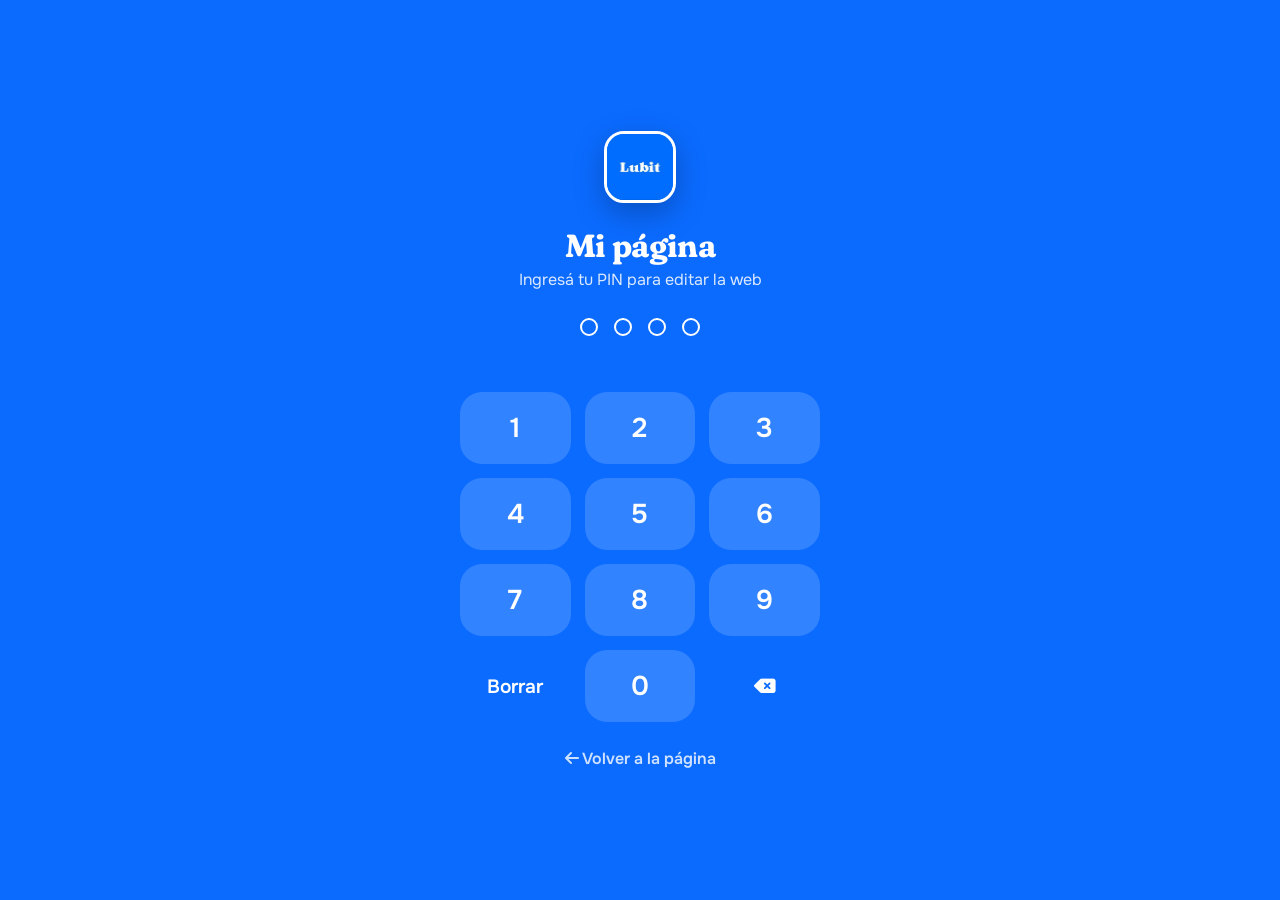
<file: admin.html>
<!DOCTYPE html>
<html lang="es">
<head>
  <meta charset="UTF-8" />
  <meta name="viewport" content="width=device-width, initial-scale=1, viewport-fit=cover" />
  <meta name="theme-color" content="#0b1530" />
  <meta name="robots" content="noindex" />
  <title>Mi página · Lubit</title>
  <link rel="icon" type="image/jpeg" href="logo.jpeg" />
  <link rel="preconnect" href="https://fonts.googleapis.com" />
  <link rel="preconnect" href="https://fonts.gstatic.com" crossorigin />
  <link href="https://fonts.googleapis.com/css2?family=Fraunces:opsz,wght,SOFT@9..144,700..900,100&family=Onest:wght@400;500;600;700&display=swap" rel="stylesheet" />
  <link rel="stylesheet" href="https://cdnjs.cloudflare.com/ajax/libs/font-awesome/6.5.0/css/all.min.css" />
  <style>
    *, *::before, *::after { box-sizing: border-box; margin: 0; padding: 0; }
    :root {
      --blue: #0b6bff; --blue-deep: #0452cf; --blue-soft: #e6efff;
      --ink: #0b1530; --cream: #f7f4ee; --line: #e7e3da; --muted: #5b6478; --text: #18203a;
      --lime: #d8ff3e; --wa: #1fae5b; --red: #e0503c; --red-soft: #fdecea;
      --display: 'Fraunces', Georgia, serif; --body: 'Onest', system-ui, sans-serif;
    }
    [hidden] { display: none !important; }
    html { -webkit-text-size-adjust: 100%; }
    body { font-family: var(--body); background: var(--cream); color: var(--text); min-height: 100vh; font-size: 16px; }
    button, input, select, textarea { font: inherit; color: inherit; }
    button { cursor: pointer; }
    h1, h2, h3 { font-family: var(--display); font-variation-settings: 'SOFT' 100; color: var(--ink); letter-spacing: -.02em; line-height: 1.1; }

    /* ---------- PIN ---------- */
    #pinScreen { min-height: 100vh; min-height: 100dvh; display: grid; place-items: center; background: var(--blue); padding: 24px; }
    .pin-card { width: 100%; max-width: 360px; text-align: center; color: #fff; }
    .pin-card img { width: 72px; height: 72px; border-radius: 20px; margin: 0 auto 20px; box-shadow: 0 10px 30px rgba(0,0,0,.25); border: 3px solid #fff; }
    .pin-card h1 { color: #fff; font-size: 2rem; margin-bottom: 6px; }
    .pin-card p { opacity: .85; margin-bottom: 28px; }
    .pin-dots { display: flex; justify-content: center; gap: 16px; margin-bottom: 14px; }
    .pin-dots span { width: 18px; height: 18px; border-radius: 50%; border: 2.5px solid #fff; transition: background .15s, transform .15s; }
    .pin-dots span.on { background: #fff; transform: scale(1.1); }
    .pin-dots.shake { animation: shake .4s; }
    @keyframes shake { 20%, 60% { transform: translateX(-10px); } 40%, 80% { transform: translateX(10px); } }
    .pin-msg { min-height: 24px; font-weight: 600; margin-bottom: 18px; color: var(--lime); }
    .keypad { display: grid; grid-template-columns: repeat(3, 1fr); gap: 14px; }
    .keypad button {
      height: 72px; border-radius: 22px; border: 0; background: rgba(255,255,255,.16); color: #fff;
      font-size: 1.7rem; font-weight: 600; transition: background .1s, transform .1s;
      -webkit-tap-highlight-color: transparent;
    }
    .keypad button:active { background: rgba(255,255,255,.34); transform: scale(.95); }
    .keypad .k-muted { background: transparent; font-size: 1.2rem; }
    .pin-back { display: inline-block; margin-top: 26px; color: #fff; opacity: .8; font-weight: 600; text-decoration: none; }

    /* ---------- Panel ---------- */
    #panel { padding-bottom: 120px; }
    .top {
      position: sticky; top: 0; z-index: 30; background: var(--ink); color: #fff;
      padding: 12px 16px; padding-top: max(12px, env(safe-area-inset-top));
      display: flex; align-items: center; gap: 12px;
    }
    .top img { width: 36px; height: 36px; border-radius: 10px; }
    .top .t-title { font-weight: 700; flex: 1; min-width: 0; }
    .top .t-title small { display: block; font-weight: 500; opacity: .7; font-size: .78rem; }
    .top a, .top button.t-btn {
      background: rgba(255,255,255,.12); color: #fff; border: 0; border-radius: 999px;
      padding: 9px 14px; font-weight: 600; font-size: .88rem; text-decoration: none; display: inline-flex; gap: 8px; align-items: center;
    }
    .back-btn { background: rgba(255,255,255,.12); border: 0; color: #fff; width: 40px; height: 40px; border-radius: 12px; font-size: 1rem; }

    .wrap { max-width: 760px; margin: 0 auto; padding: 22px 16px; }
    .hello h1 { font-size: 2rem; margin-bottom: 6px; }
    .hello p { color: var(--muted); margin-bottom: 22px; }

    .tiles { display: grid; grid-template-columns: repeat(2, 1fr); gap: 12px; }
    .tile {
      background: #fff; border: 1px solid var(--line); border-radius: 22px; padding: 18px; text-align: left;
      display: flex; flex-direction: column; gap: 12px; min-height: 140px; transition: transform .15s, box-shadow .15s;
    }
    .tile:active { transform: scale(.98); }
    .tile:hover { box-shadow: 0 10px 30px -12px rgba(11,21,48,.3); }
    .tile i { width: 48px; height: 48px; border-radius: 14px; display: grid; place-items: center; font-size: 1.25rem; background: var(--blue-soft); color: var(--blue); }
    .tile.main { grid-column: 1 / -1; background: var(--blue); color: #fff; border-color: var(--blue); min-height: 0; flex-direction: row; align-items: center; }
    .tile.main i { background: rgba(255,255,255,.18); color: #fff; }
    .tile.main strong { color: #fff; }
    .tile.main span { color: rgba(255,255,255,.85); }
    .tile strong { font-size: 1.1rem; color: var(--ink); display: block; }
    .tile span { font-size: .88rem; color: var(--muted); }

    .view-head { margin-bottom: 18px; }
    .view-head h2 { font-size: 1.8rem; }
    .view-head p { color: var(--muted); margin-top: 6px; }

    .card { background: #fff; border: 1px solid var(--line); border-radius: 20px; padding: 18px; margin-bottom: 12px; }
    .field { display: grid; gap: 7px; margin-bottom: 16px; }
    .field:last-child { margin-bottom: 0; }
    .field label, .label { font-weight: 700; font-size: .95rem; color: var(--ink); }
    .field small, .hint { color: var(--muted); font-size: .84rem; font-weight: 500; }
    .field input, .field textarea, .field select {
      width: 100%; padding: 14px 16px; border-radius: 14px; border: 2px solid var(--line); background: var(--cream);
      font-size: 1rem; transition: border-color .15s, background .15s;
    }
    .field textarea { min-height: 96px; resize: vertical; line-height: 1.5; }
    .field input:focus, .field textarea:focus, .field select:focus { outline: none; border-color: var(--blue); background: #fff; }
    .row2 { display: grid; grid-template-columns: 1fr 1fr; gap: 12px; }

    .chips { display: flex; flex-wrap: wrap; gap: 8px; }
    .chips button {
      padding: 10px 16px; border-radius: 999px; border: 2px solid var(--line); background: #fff; font-weight: 600; font-size: .95rem;
    }
    .chips button.on { background: var(--ink); border-color: var(--ink); color: #fff; }

    .add-btn {
      width: 100%; padding: 18px; border-radius: 20px; border: 2.5px dashed #b9cdf3; background: transparent;
      color: var(--blue); font-weight: 700; font-size: 1.05rem; display: flex; align-items: center; justify-content: center; gap: 10px;
    }
    .add-btn:active { background: var(--blue-soft); }
    .add-btn.big { background: var(--blue); color: #fff; border: 0; padding: 20px; margin-bottom: 16px; box-shadow: 0 10px 24px -10px rgba(11,107,255,.7); }

    .del-btn { background: none; border: 0; color: var(--red); font-weight: 700; display: inline-flex; gap: 8px; align-items: center; padding: 8px 0; }

    /* Lista de celulares */
    .p-row { display: flex; align-items: center; gap: 14px; background: #fff; border: 1px solid var(--line); border-radius: 20px; padding: 12px; margin-bottom: 10px; }
    .p-thumb { width: 68px; height: 68px; border-radius: 14px; object-fit: cover; background: #eef1f7; flex-shrink: 0; display: grid; place-items: center; color: #b4bdd2; font-size: 1.6rem; overflow: hidden; }
    .p-thumb img { width: 100%; height: 100%; object-fit: cover; }
    .p-info { flex: 1; min-width: 0; text-align: left; background: none; border: 0; padding: 0; }
    .p-info strong { display: block; color: var(--ink); font-size: 1.05rem; white-space: nowrap; overflow: hidden; text-overflow: ellipsis; }
    .p-info span { color: var(--muted); font-size: .9rem; }
    .p-info .p-edit { color: var(--blue); font-weight: 700; font-size: .85rem; display: inline-flex; gap: 6px; align-items: center; margin-top: 2px; }
    .p-row.sold { opacity: .65; }

    /* Interruptor */
    .switch { display: flex; flex-direction: column; align-items: center; gap: 4px; background: none; border: 0; font-size: .72rem; font-weight: 700; color: var(--muted); flex-shrink: 0; }
    .switch .track { width: 52px; height: 30px; border-radius: 999px; background: var(--wa); position: relative; transition: background .2s; }
    .switch .track::after { content: ''; position: absolute; top: 3px; left: 25px; width: 24px; height: 24px; border-radius: 50%; background: #fff; transition: left .2s; box-shadow: 0 1px 3px rgba(0,0,0,.3); }
    .switch.off .track { background: #c4c9d6; }
    .switch.off .track::after { left: 3px; }

    /* Hoja de edición */
    .sheet { position: fixed; inset: 0; z-index: 40; background: var(--cream); overflow-y: auto; animation: up .25s ease; }
    @keyframes up { from { transform: translateY(30px); opacity: 0; } }
    .sheet-foot {
      position: sticky; bottom: 0; background: linear-gradient(180deg, rgba(247,244,238,0), var(--cream) 30%);
      padding: 20px 16px; padding-bottom: max(20px, env(safe-area-inset-bottom));
    }
    .sheet-foot .wrap { padding: 0; }

    /* Fotos */
    .photos { display: grid; grid-template-columns: repeat(3, 1fr); gap: 10px; }
    .ph { position: relative; aspect-ratio: 1; border-radius: 16px; overflow: hidden; background: #eef1f7; }
    .ph img { width: 100%; height: 100%; object-fit: cover; }
    .ph .ph-x, .ph .ph-star {
      position: absolute; top: 6px; width: 32px; height: 32px; border-radius: 50%; border: 0;
      background: rgba(11,21,48,.75); color: #fff; display: grid; place-items: center; font-size: .85rem;
    }
    .ph .ph-x { right: 6px; }
    .ph .ph-star { left: 6px; }
    .ph .ph-cover { position: absolute; left: 6px; bottom: 6px; background: var(--lime); color: var(--ink); font-size: .7rem; font-weight: 800; padding: 3px 8px; border-radius: 999px; }
    .ph .ph-load { position: absolute; inset: 0; background: rgba(11,21,48,.55); display: grid; place-items: center; color: #fff; font-size: 1.4rem; }
    .ph-add { aspect-ratio: 1; border-radius: 16px; border: 2.5px dashed #b9cdf3; background: #fff; color: var(--blue); display: flex; flex-direction: column; align-items: center; justify-content: center; gap: 6px; font-weight: 700; font-size: .85rem; }
    .ph-add i { font-size: 1.6rem; }

    .icons { display: flex; flex-wrap: wrap; gap: 8px; }
    .icons button { width: 48px; height: 48px; border-radius: 14px; border: 2px solid var(--line); background: #fff; color: var(--blue); font-size: 1.1rem; }
    .icons button.on { background: var(--blue); color: #fff; border-color: var(--blue); }

    .item-head { display: flex; align-items: center; justify-content: space-between; gap: 10px; margin-bottom: 14px; }
    .item-head strong { color: var(--ink); }

    /* Barra de guardar */
    .savebar {
      position: fixed; left: 12px; right: 12px; bottom: 12px; bottom: max(12px, env(safe-area-inset-bottom)); z-index: 35;
      max-width: 736px; margin: 0 auto; background: var(--ink); color: #fff; border-radius: 22px; padding: 12px 12px 12px 20px;
      display: flex; align-items: center; gap: 12px; box-shadow: 0 20px 50px -10px rgba(11,21,48,.5); animation: up .25s ease;
    }
    .savebar span { flex: 1; font-weight: 600; font-size: .95rem; }
    .btn-save { background: var(--wa); color: #fff; border: 0; border-radius: 16px; padding: 14px 22px; font-weight: 800; font-size: 1rem; display: inline-flex; gap: 8px; align-items: center; }
    .btn-save:disabled { opacity: .7; }
    .btn-done { width: 100%; background: var(--ink); color: #fff; border: 0; border-radius: 18px; padding: 18px; font-weight: 800; font-size: 1.05rem; }

    .toast {
      position: fixed; top: 16px; left: 50%; transform: translate(-50%, -120px); z-index: 100; transition: transform .3s ease;
      background: var(--ink); color: #fff; padding: 14px 20px; border-radius: 16px; font-weight: 600; max-width: calc(100% - 32px);
      display: flex; gap: 10px; align-items: center; box-shadow: 0 16px 40px -10px rgba(11,21,48,.5);
    }
    .toast.show { transform: translate(-50%, 0); }
    .toast.ok i { color: var(--lime); }
    .toast.err { background: var(--red); }

    .loading { text-align: center; padding: 60px 0; color: var(--muted); }
    .demo-banner { background: var(--lime); color: var(--ink); text-align: center; font-weight: 700; font-size: .85rem; padding: 8px 12px; }

    @media (max-width: 420px) {
      .row2 { grid-template-columns: 1fr; }
      .tile { min-height: 124px; padding: 16px; }
    }
  </style>
</head>
<body>

<!-- ================= PIN ================= -->
<section id="pinScreen">
  <div class="pin-card">
    <img src="logo.jpeg" alt="Lubit" />
    <h1>Mi página</h1>
    <p>Ingresá tu PIN para editar la web</p>
    <div class="pin-dots" id="pinDots"><span></span><span></span><span></span><span></span></div>
    <div class="pin-msg" id="pinMsg" role="alert"></div>
    <div class="keypad" id="keypad">
      <button data-k="1">1</button><button data-k="2">2</button><button data-k="3">3</button>
      <button data-k="4">4</button><button data-k="5">5</button><button data-k="6">6</button>
      <button data-k="7">7</button><button data-k="8">8</button><button data-k="9">9</button>
      <button class="k-muted" data-k="clear" aria-label="Borrar todo">Borrar</button>
      <button data-k="0">0</button>
      <button class="k-muted" data-k="back" aria-label="Borrar último"><i class="fa-solid fa-delete-left"></i></button>
    </div>
    <a class="pin-back" href="./"><i class="fa-solid fa-arrow-left"></i> Volver a la página</a>
  </div>
</section>

<!-- ================= PANEL ================= -->
<section id="panel" hidden>
  <div class="demo-banner" id="demoBanner" hidden>Modo prueba: los cambios no se guardan de verdad</div>
  <header class="top">
    <button class="back-btn" id="btnBack" hidden aria-label="Volver"><i class="fa-solid fa-arrow-left"></i></button>
    <img src="logo.jpeg" alt="" id="topLogo" />
    <div class="t-title" id="topTitle">Lubit<small>Panel de tu página</small></div>
    <a href="./" target="_blank" rel="noopener"><i class="fa-solid fa-eye"></i> <span>Ver página</span></a>
    <button class="t-btn" id="btnSalir" aria-label="Salir"><i class="fa-solid fa-right-from-bracket"></i></button>
  </header>
  <main class="wrap" id="view"><div class="loading"><i class="fa-solid fa-spinner fa-spin"></i> Cargando…</div></main>
</section>

<div class="savebar" id="savebar" hidden>
  <span><i class="fa-solid fa-circle-exclamation"></i> Tenés cambios sin guardar</span>
  <button class="btn-save" id="btnGuardar"><i class="fa-solid fa-check"></i> Guardar</button>
</div>

<div class="toast" id="toast"></div>
<input type="file" id="filePicker" accept="image/*" multiple hidden />

<script>
// =========================================================
// CONFIGURACIÓN
// =========================================================
// Dirección de la API: función de Supabase que pide solo el PIN.
// Los datos se guardan en la base (tabla lubit_sitio) y las fotos en el bucket "lubit".
const API = 'https://qpxqrtcceemdbbkdymjl.supabase.co/functions/v1/lubit-admin';
const SESION_KEY = 'lubit_sesion';
const PIN_LEN = 4;

const MARCAS = [['samsung', 'Samsung'], ['apple', 'Apple'], ['motorola', 'Motorola'], ['xiaomi', 'Xiaomi'], ['otro', 'Otra']];
const ESTADOS = ['Nuevo', 'Usado', 'Reacondicionado'];
const ETIQUETAS = [['', 'Ninguna'], ['Hot', '🔥 Más vendido'], ['Oferta', 'Oferta']];
const ICONOS = ['fa-solid fa-display', 'fa-solid fa-battery-full', 'fa-solid fa-plug', 'fa-solid fa-camera', 'fa-solid fa-droplet-slash',
  'fa-solid fa-microchip', 'fa-solid fa-volume-high', 'fa-solid fa-microphone', 'fa-solid fa-wifi', 'fa-solid fa-lock-open',
  'fa-solid fa-mobile-screen', 'fa-solid fa-screwdriver-wrench', 'fa-solid fa-hand-pointer', 'fa-solid fa-sim-card', 'fa-solid fa-tablet-screen-button'];

let sesion = null;
let datos = null;
let repo = 'joedev10/lubit', rama = 'master';
let sucio = false;
let demo = false;
let subiendo = 0;

const $ = s => document.querySelector(s);
const esc = s => String(s ?? '').replace(/[&<>"']/g, c => ({ '&': '&amp;', '<': '&lt;', '>': '&gt;', '"': '&quot;', "'": '&#39;' }[c]));

function toast(msg, tipo = 'ok') {
  const t = $('#toast');
  const ic = { ok: 'fa-circle-check', err: 'fa-circle-xmark', info: 'fa-circle-info' }[tipo];
  t.className = `toast ${tipo}`;
  t.innerHTML = `<i class="fa-solid ${ic}"></i> ${esc(msg)}`;
  requestAnimationFrame(() => t.classList.add('show'));
  clearTimeout(t._t);
  t._t = setTimeout(() => t.classList.remove('show'), tipo === 'err' ? 5000 : 3000);
}

// =========================================================
// API
// =========================================================
async function api(accion, extra = {}) {
  if (demo) return apiDemo(accion, extra);
  let res;
  try {
    res = await fetch(API, { method: 'POST', headers: { 'Content-Type': 'application/json' }, body: JSON.stringify({ accion, sesion, ...extra }) });
  } catch {
    throw new Error('Sin conexión. Revisá internet y probá de nuevo.');
  }
  // Probando en la compu sin la API: modo prueba
  const esJson = (res.headers.get('content-type') || '').includes('application/json');
  if (!esJson && /^(localhost|127\.0\.0\.1)$/.test(location.hostname)) { demo = true; return apiDemo(accion, extra); }
  const data = await res.json().catch(() => ({}));
  if (data.sesion === false) { cerrarSesion(); throw new Error(data.error); }
  if (!res.ok) throw new Error(data.error || 'Algo salió mal');
  return data;
}

async function apiDemo(accion, extra) {
  await new Promise(r => setTimeout(r, 350));
  if (accion === 'entrar') {
    if (extra.pin !== '1234') throw new Error('PIN incorrecto');
    return { sesion: 'demo', repo, rama };
  }
  if (accion === 'leer') { const r = await fetch('datos.json?t=' + Date.now()); return { datos: await r.json(), repo, rama }; }
  if (accion === 'foto') return { ruta: extra.base64 };
  return { ok: true };
}

// =========================================================
// PIN
// =========================================================
let pin = '';
function pintarPin() { [...$('#pinDots').children].forEach((d, i) => d.classList.toggle('on', i < pin.length)); }
async function teclaPin(k) {
  if (k === 'back') pin = pin.slice(0, -1);
  else if (k === 'clear') pin = '';
  else if (pin.length < PIN_LEN) pin += k;
  $('#pinMsg').textContent = '';
  pintarPin();
  if (pin.length === PIN_LEN) {
    $('#pinMsg').innerHTML = '<i class="fa-solid fa-spinner fa-spin"></i>';
    try {
      const r = await api('entrar', { pin });
      sesion = r.sesion;
      try { localStorage.setItem(SESION_KEY, sesion); } catch {}
      entrar();
    } catch (e) {
      $('#pinMsg').textContent = e.message;
      $('#pinDots').classList.add('shake');
      setTimeout(() => $('#pinDots').classList.remove('shake'), 400);
      if (navigator.vibrate) navigator.vibrate(120);
    }
    pin = ''; pintarPin();
  }
}
$('#keypad').addEventListener('click', e => { const b = e.target.closest('button'); if (b) teclaPin(b.dataset.k); });
document.addEventListener('keydown', e => {
  if ($('#pinScreen').hidden) return;
  if (/^\d$/.test(e.key)) teclaPin(e.key);
  if (e.key === 'Backspace') teclaPin('back');
});

function cerrarSesion() {
  try { localStorage.removeItem(SESION_KEY); } catch {}
  sesion = null;
  $('#panel').hidden = true; $('#savebar').hidden = true; $('#pinScreen').hidden = false;
}
$('#btnSalir').addEventListener('click', () => {
  if (sucio && !confirm('Tenés cambios sin guardar. ¿Salir igual?')) return;
  sucio = false; cerrarSesion();
});

async function entrar() {
  $('#pinScreen').hidden = true;
  $('#panel').hidden = false;
  $('#demoBanner').hidden = !demo;
  try {
    const r = await api('leer');
    datos = normalizar(r.datos);
    repo = r.repo || repo; rama = r.rama || rama;
    ir('inicio');
  } catch (e) {
    $('#view').innerHTML = `<div class="loading">${esc(e.message)}</div>`;
  }
}

function normalizar(d) {
  d = d || {};
  d.negocio = Object.assign({ titulo: '', subtitulo: '', aviso: '', stats: [], instagram: '', facebook: '', pagos: '' }, d.negocio);
  while (d.negocio.stats.length < 3) d.negocio.stats.push({ numero: '', texto: '' });
  d.contacto = Object.assign({ direccion: '', localidad: '', whatsapp: '', email: '', horario: '' }, d.contacto);
  d.reparaciones = d.reparaciones || [];
  d.productos = (d.productos || []).map(p => Object.assign({ nombre: '', marca: 'samsung', condicion: '', almacenamiento: '', bateria: '', descripcion: '', precio: '', cuotas: '', badge: '', vendido: false, fotos: [] }, p));
  d.testimonios = d.testimonios || [];
  d.faq = d.faq || [];
  return d;
}

// =========================================================
// GUARDAR
// =========================================================
function marcarCambio() { sucio = true; $('#savebar').hidden = false; }
async function guardar() {
  if (subiendo) { toast('Esperá a que terminen de subir las fotos', 'info'); return; }
  const btn = $('#btnGuardar');
  btn.disabled = true; btn.innerHTML = '<i class="fa-solid fa-spinner fa-spin"></i> Guardando';
  try {
    const limpio = JSON.parse(JSON.stringify(datos));
    limpio.productos = limpio.productos.filter(p => p.nombre.trim());
    limpio.faq = limpio.faq.filter(f => f.pregunta.trim());
    limpio.testimonios = limpio.testimonios.filter(t => t.texto.trim());
    limpio.reparaciones = limpio.reparaciones.filter(r => r.titulo.trim());
    limpio.negocio.stats = limpio.negocio.stats.filter(s => s.numero.trim());
    await api('guardar', { datos: limpio });
    sucio = false; $('#savebar').hidden = true;
    toast(demo ? 'Guardado (modo prueba)' : '¡Listo! Ya se ve en la página');
  } catch (e) {
    toast(e.message, 'err');
  } finally {
    btn.disabled = false; btn.innerHTML = '<i class="fa-solid fa-check"></i> Guardar';
  }
}
$('#btnGuardar').addEventListener('click', guardar);
window.addEventListener('beforeunload', e => { if (sucio) { e.preventDefault(); e.returnValue = ''; } });

// =========================================================
// NAVEGACIÓN ENTRE PANTALLAS
// =========================================================
const VISTAS = {
  inicio: { titulo: 'Lubit', sub: 'Panel de tu página', render: vInicio },
  celulares: { titulo: 'Celulares', sub: 'Lo que tenés en venta', render: vCelulares },
  reparaciones: { titulo: 'Reparaciones', sub: 'Servicios y precios', render: vReparaciones },
  portada: { titulo: 'Portada', sub: 'Textos principales', render: vPortada },
  local: { titulo: 'Datos del local', sub: 'Dirección, horario, WhatsApp', render: vLocal },
  opiniones: { titulo: 'Opiniones', sub: 'Lo que dicen tus clientes', render: vOpiniones },
  preguntas: { titulo: 'Preguntas', sub: 'Preguntas frecuentes', render: vPreguntas },
  pin: { titulo: 'Cambiar PIN', sub: 'La clave para entrar al panel', render: vPin }
};
let vistaActual = 'inicio';
function ir(v) {
  vistaActual = v;
  const vista = VISTAS[v];
  $('#topTitle').innerHTML = `${esc(vista.titulo)}<small>${esc(vista.sub)}</small>`;
  $('#btnBack').hidden = v === 'inicio';
  $('#topLogo').hidden = v !== 'inicio';
  $('#view').innerHTML = '';
  vista.render($('#view'));
  window.scrollTo(0, 0);
}
$('#btnBack').addEventListener('click', () => ir('inicio'));

// Helper: crea un campo de texto ligado a un objeto
function campo({ label, obj, key, placeholder = '', hint = '', tipo = 'text', area = false, inputmode = '' }) {
  const f = document.createElement('div');
  f.className = 'field';
  const id = 'f' + Math.random().toString(36).slice(2, 8);
  f.innerHTML = `<label for="${id}">${esc(label)}</label>` +
    (area ? `<textarea id="${id}" placeholder="${esc(placeholder)}"></textarea>`
          : `<input id="${id}" type="${tipo}" placeholder="${esc(placeholder)}" ${inputmode ? `inputmode="${inputmode}"` : ''} />`) +
    (hint ? `<small>${esc(hint)}</small>` : '');
  const input = f.querySelector('input, textarea');
  input.value = obj[key] ?? '';
  input.addEventListener('input', () => { obj[key] = input.value; marcarCambio(); });
  return f;
}

function chips(opciones, valor, onChange) {
  const c = document.createElement('div');
  c.className = 'chips';
  opciones.forEach(([v, l]) => {
    const b = document.createElement('button');
    b.type = 'button'; b.textContent = l; b.classList.toggle('on', v === valor);
    b.onclick = () => { [...c.children].forEach(x => x.classList.toggle('on', x === b)); onChange(v); marcarCambio(); };
    c.appendChild(b);
  });
  return c;
}

function bloque(label, el, hint) {
  const f = document.createElement('div');
  f.className = 'field';
  f.innerHTML = `<span class="label">${esc(label)}</span>`;
  f.appendChild(el);
  if (hint) f.insertAdjacentHTML('beforeend', `<small>${esc(hint)}</small>`);
  return f;
}

function fotoSrc(ruta) {
  if (!ruta) return '';
  if (/^(https?:|data:|blob:)/.test(ruta)) return ruta;
  return ruta; // ruta relativa; si todavía no se publicó, se usa la copia de GitHub (ver onerror)
}
function fotoFallback(img, ruta) {
  img.onerror = () => { img.onerror = null; img.src = `https://raw.githubusercontent.com/${repo}/${rama}/${ruta}`; };
}

// =========================================================
// INICIO
// =========================================================
function vInicio(v) {
  const disp = datos.productos.filter(p => !p.vendido && p.nombre).length;
  v.innerHTML = `
    <div class="hello"><h1>¡Hola! 👋</h1><p>¿Qué querés cambiar hoy?</p></div>
    <div class="tiles">
      <button class="tile main" data-v="celulares"><i class="fa-solid fa-mobile-screen-button"></i><div><strong>Celulares en venta</strong><span>${disp} disponible${disp === 1 ? '' : 's'} · Agregá fotos y precios</span></div></button>
      <button class="tile" data-v="reparaciones"><i class="fa-solid fa-screwdriver-wrench"></i><div><strong>Reparaciones</strong><span>Precios de servicios</span></div></button>
      <button class="tile" data-v="local"><i class="fa-solid fa-store"></i><div><strong>Datos del local</strong><span>Horario, dirección, WhatsApp</span></div></button>
      <button class="tile" data-v="portada"><i class="fa-solid fa-wand-magic-sparkles"></i><div><strong>Portada</strong><span>Título y textos</span></div></button>
      <button class="tile" data-v="opiniones"><i class="fa-solid fa-star"></i><div><strong>Opiniones</strong><span>Reseñas de clientes</span></div></button>
      <button class="tile" data-v="preguntas"><i class="fa-solid fa-circle-question"></i><div><strong>Preguntas</strong><span>Preguntas frecuentes</span></div></button>
      <button class="tile" data-v="pin"><i class="fa-solid fa-key"></i><div><strong>Cambiar PIN</strong><span>La clave para entrar</span></div></button>
    </div>`;
  v.querySelectorAll('[data-v]').forEach(b => b.onclick = () => ir(b.dataset.v));
}

// =========================================================
// CAMBIAR PIN
// =========================================================
function vPin(v) {
  if (demo) { v.innerHTML = '<div class="loading">En modo prueba no se puede cambiar el PIN.</div>'; return; }
  const caja = (id, label) => `<div class="field"><label for="${id}">${label}</label>
    <input id="${id}" type="password" inputmode="numeric" pattern="[0-9]*" maxlength="${PIN_LEN}" autocomplete="off" placeholder="••••" /></div>`;
  v.innerHTML = caja('pinActual', 'PIN actual') + caja('pinNuevo', `PIN nuevo (${PIN_LEN} números)`) + caja('pinRepetir', 'Repetí el PIN nuevo') +
    `<button class="add-btn big" id="pinCambiar"><i class="fa-solid fa-key"></i> Cambiar PIN</button>
     <p style="color:var(--muted);font-size:.88rem;margin-top:12px">Anotalo en un lugar seguro. Si lo cambiás, en los otros celulares o compus vas a tener que entrar con el PIN nuevo.</p>`;
  v.querySelectorAll('input').forEach(i => i.addEventListener('input', () => { i.value = i.value.replace(/\D/g, '').slice(0, PIN_LEN); }));
  const btn = $('#pinCambiar');
  btn.onclick = async () => {
    const actual = $('#pinActual').value, nuevo = $('#pinNuevo').value, rep = $('#pinRepetir').value;
    if (actual.length !== PIN_LEN) return toast('Poné tu PIN actual', 'err');
    if (nuevo.length !== PIN_LEN) return toast(`El PIN nuevo tiene que tener ${PIN_LEN} números`, 'err');
    if (nuevo !== rep) return toast('Los dos PIN nuevos no coinciden', 'err');
    btn.disabled = true;
    try {
      const r = await api('pin', { actual, nuevo });
      sesion = r.sesion;
      try { localStorage.setItem(SESION_KEY, sesion); } catch {}
      toast('¡Listo! Tu PIN nuevo es ' + nuevo);
      ir('inicio');
    } catch (e) {
      toast(e.message, 'err');
      btn.disabled = false;
    }
  };
}

// =========================================================
// CELULARES
// =========================================================
function vCelulares(v) {
  const add = document.createElement('button');
  add.className = 'add-btn big';
  add.innerHTML = '<i class="fa-solid fa-plus"></i> Agregar celular';
  add.onclick = () => {
    const p = normalizar({ productos: [{}] }).productos[0];
    datos.productos.unshift(p);
    marcarCambio();
    editarProducto(p, true);
  };
  v.appendChild(add);

  if (!datos.productos.length) {
    v.insertAdjacentHTML('beforeend', '<p class="hint" style="text-align:center;padding:20px">Todavía no cargaste ningún celular.</p>');
  }

  datos.productos.forEach(p => {
    const row = document.createElement('div');
    row.className = 'p-row' + (p.vendido ? ' sold' : '');
    const foto = p.fotos[0];
    row.innerHTML = `
      <div class="p-thumb">${foto ? `<img alt="" />` : '<i class="fa-solid fa-mobile-screen-button"></i>'}</div>
      <button class="p-info"><strong>${esc(p.nombre || 'Sin nombre')}</strong><span>${esc(p.precio || 'Sin precio')}</span><br><span class="p-edit"><i class="fa-solid fa-pen"></i> Editar</span></button>
      <button class="switch ${p.vendido ? 'off' : ''}" aria-label="Disponible"><span class="track"></span><span class="sw-l">${p.vendido ? 'Vendido' : 'A la venta'}</span></button>`;
    if (foto) { const img = row.querySelector('img'); fotoFallback(img, foto); img.src = fotoSrc(foto); }
    row.querySelector('.p-info').onclick = () => editarProducto(p);
    row.querySelector('.switch').onclick = e => {
      p.vendido = !p.vendido;
      const s = e.currentTarget;
      s.classList.toggle('off', p.vendido);
      s.querySelector('.sw-l').textContent = p.vendido ? 'Vendido' : 'A la venta';
      row.classList.toggle('sold', p.vendido);
      marcarCambio();
    };
    v.appendChild(row);
  });
}

function editarProducto(p, nuevo = false) {
  const sheet = document.createElement('div');
  sheet.className = 'sheet';
  sheet.innerHTML = `
    <header class="top">
      <button class="back-btn" data-close aria-label="Volver"><i class="fa-solid fa-arrow-left"></i></button>
      <div class="t-title">${nuevo ? 'Nuevo celular' : 'Editar celular'}<small>Tocá "Guardar" cuando termines</small></div>
    </header>
    <div class="wrap"></div>
    <div class="sheet-foot"><div class="wrap"><button class="btn-done" data-save><i class="fa-solid fa-check"></i> Guardar</button></div></div>`;
  const w = sheet.querySelector('.wrap');

  // Fotos
  const fotosCard = document.createElement('div');
  fotosCard.className = 'card';
  fotosCard.innerHTML = `<div class="item-head"><strong>Fotos</strong><span class="hint">La primera es la de portada</span></div><div class="photos"></div>`;
  const grid = fotosCard.querySelector('.photos');
  const pintarFotos = () => {
    grid.innerHTML = '';
    p.fotos.forEach((ruta, i) => {
      const ph = document.createElement('div');
      ph.className = 'ph';
      ph.innerHTML = `<img alt="Foto ${i + 1}" />
        <button class="ph-x" aria-label="Quitar foto"><i class="fa-solid fa-xmark"></i></button>
        ${i === 0 ? '<span class="ph-cover">Portada</span>' : '<button class="ph-star" aria-label="Usar de portada"><i class="fa-solid fa-star"></i></button>'}`;
      const img = ph.querySelector('img'); fotoFallback(img, ruta); img.src = fotoSrc(ruta);
      ph.querySelector('.ph-x').onclick = () => { if (confirm('¿Quitar esta foto?')) { p.fotos.splice(i, 1); marcarCambio(); pintarFotos(); } };
      const star = ph.querySelector('.ph-star');
      if (star) star.onclick = () => { p.fotos.unshift(p.fotos.splice(i, 1)[0]); marcarCambio(); pintarFotos(); };
      grid.appendChild(ph);
    });
    const add = document.createElement('button');
    add.className = 'ph-add'; add.type = 'button';
    add.innerHTML = '<i class="fa-solid fa-camera"></i> Agregar fotos';
    add.onclick = () => elegirFotos(p, grid, pintarFotos);
    grid.appendChild(add);
  };
  pintarFotos();
  w.appendChild(fotosCard);

  const datosCard = document.createElement('div');
  datosCard.className = 'card';
  datosCard.appendChild(campo({ label: 'Nombre del celular', obj: p, key: 'nombre', placeholder: 'Ej: Samsung Galaxy A55' }));
  datosCard.appendChild(bloque('Marca', chips(MARCAS, p.marca, v => p.marca = v)));
  datosCard.appendChild(bloque('Estado', chips([['', 'No mostrar'], ...ESTADOS.map(e => [e, e])], p.condicion, v => p.condicion = v)));
  const r2 = document.createElement('div'); r2.className = 'row2';
  r2.appendChild(campo({ label: 'Memoria', obj: p, key: 'almacenamiento', placeholder: 'Ej: 128 GB' }));
  r2.appendChild(campo({ label: 'Batería', obj: p, key: 'bateria', placeholder: 'Ej: 89%', hint: 'Útil en usados' }));
  datosCard.appendChild(r2);
  w.appendChild(datosCard);

  const precioCard = document.createElement('div');
  precioCard.className = 'card';
  precioCard.appendChild(campo({ label: 'Precio', obj: p, key: 'precio', placeholder: 'Ej: $450.000 o 700 USD', hint: 'Si lo dejás vacío dice "Consultá el precio"' }));
  precioCard.appendChild(campo({ label: 'Cuotas (opcional)', obj: p, key: 'cuotas', placeholder: 'Ej: 6 cuotas sin interés' }));
  precioCard.appendChild(bloque('Etiqueta', chips(ETIQUETAS, p.badge, v => p.badge = v)));
  w.appendChild(precioCard);

  const descCard = document.createElement('div');
  descCard.className = 'card';
  descCard.appendChild(campo({ label: 'Descripción (opcional)', obj: p, key: 'descripcion', placeholder: 'Ej: Color negro, con caja y cargador', area: true }));
  w.appendChild(descCard);

  const del = document.createElement('button');
  del.className = 'del-btn';
  del.innerHTML = '<i class="fa-solid fa-trash"></i> Eliminar este celular';
  del.onclick = () => {
    if (!confirm('¿Eliminar este celular de la página?')) return;
    datos.productos.splice(datos.productos.indexOf(p), 1);
    marcarCambio(); cerrar();
  };
  w.appendChild(del);

  const cerrar = () => {
    if (nuevo && !p.nombre.trim() && !p.fotos.length) datos.productos.splice(datos.productos.indexOf(p), 1);
    sheet.remove(); document.body.style.overflow = '';
    ir('celulares');
  };
  sheet.querySelectorAll('[data-close]').forEach(b => b.onclick = cerrar);
  sheet.querySelector('[data-save]').onclick = async () => {
    if (subiendo) { toast('Esperá a que terminen de subir las fotos', 'info'); return; }
    if (!p.nombre.trim()) { toast('Poné el nombre del celular', 'info'); sheet.querySelector('input')?.focus(); return; }
    cerrar();
    if (sucio) await guardar();
  };
  document.body.appendChild(sheet);
  document.body.style.overflow = 'hidden';
  if (nuevo) setTimeout(() => sheet.querySelector('input')?.focus(), 300);
}

// ---------- Subida de fotos ----------
function elegirFotos(p, grid, repintar) {
  const picker = $('#filePicker');
  picker.value = '';
  picker.onchange = async () => {
    const files = [...picker.files].slice(0, 10 - p.fotos.length);
    if (picker.files.length > files.length) toast('Máximo 10 fotos por celular', 'info');
    for (const file of files) {
      // Tarjeta "subiendo" mientras tanto
      const ph = document.createElement('div');
      ph.className = 'ph';
      const local = URL.createObjectURL(file);
      ph.innerHTML = `<img src="${local}" alt="" /><div class="ph-load"><i class="fa-solid fa-spinner fa-spin"></i></div>`;
      grid.insertBefore(ph, grid.lastElementChild);
      subiendo++;
      try {
        const { base64, tipo } = await comprimir(file);
        const { ruta } = await api('foto', { base64, tipo });
        p.fotos.push(ruta);
        marcarCambio();
      } catch (e) {
        toast('No se pudo subir una foto: ' + e.message, 'err');
      } finally {
        subiendo--;
      }
    }
    repintar();
    if (files.length) toast(files.length === 1 ? 'Foto agregada' : `${files.length} fotos agregadas`);
  };
  picker.click();
}

// Achica la foto del celular (pueden pesar 5-10 MB) a algo liviano para la web
async function comprimir(file, max = 1600, calidad = 0.82) {
  const bitmap = await (window.createImageBitmap
    ? createImageBitmap(file, { imageOrientation: 'from-image' }).catch(() => null)
    : null);
  let img = bitmap;
  if (!img) {
    img = await new Promise((ok, err) => { const i = new Image(); i.onload = () => ok(i); i.onerror = () => err(new Error('Formato de imagen no soportado')); i.src = URL.createObjectURL(file); });
  }
  const w = img.width, h = img.height;
  const escala = Math.min(1, max / Math.max(w, h));
  const canvas = document.createElement('canvas');
  canvas.width = Math.round(w * escala); canvas.height = Math.round(h * escala);
  const ctx = canvas.getContext('2d');
  ctx.fillStyle = '#fff'; ctx.fillRect(0, 0, canvas.width, canvas.height);
  ctx.drawImage(img, 0, 0, canvas.width, canvas.height);
  const dataUrl = canvas.toDataURL('image/jpeg', calidad);
  return { base64: dataUrl, tipo: 'image/jpeg' };
}

// =========================================================
// REPARACIONES
// =========================================================
function vReparaciones(v) {
  v.innerHTML = `<div class="view-head"><h2>Reparaciones</h2><p>Tocá el precio para cambiarlo. Podés poner "Desde $20.000" o "Consultar".</p></div>`;
  datos.reparaciones.forEach((r, i) => {
    const card = document.createElement('div');
    card.className = 'card';
    card.innerHTML = `<div class="item-head"><strong><i class="${esc(r.icono)}" style="color:var(--blue)"></i> ${esc(r.titulo || 'Nuevo servicio')}</strong></div>`;
    card.appendChild(campo({ label: 'Precio', obj: r, key: 'precio', placeholder: 'Ej: Desde $20.000' }));
    const mas = document.createElement('details');
    mas.innerHTML = '<summary class="hint" style="cursor:pointer;padding:6px 0;font-weight:700;color:var(--blue)">Cambiar nombre, descripción o ícono</summary>';
    const inner = document.createElement('div'); inner.style.paddingTop = '12px';
    inner.appendChild(campo({ label: 'Nombre del servicio', obj: r, key: 'titulo' }));
    inner.appendChild(campo({ label: 'Descripción', obj: r, key: 'descripcion', area: true }));
    const icons = document.createElement('div'); icons.className = 'icons';
    ICONOS.forEach(ic => {
      const b = document.createElement('button'); b.type = 'button'; b.innerHTML = `<i class="${ic}"></i>`;
      b.classList.toggle('on', ic === r.icono);
      b.onclick = () => { r.icono = ic; [...icons.children].forEach(x => x.classList.toggle('on', x === b)); card.querySelector('.item-head i').className = ic; marcarCambio(); };
      icons.appendChild(b);
    });
    inner.appendChild(bloque('Ícono', icons));
    const del = document.createElement('button'); del.className = 'del-btn'; del.innerHTML = '<i class="fa-solid fa-trash"></i> Eliminar servicio';
    del.onclick = () => { if (confirm('¿Eliminar este servicio?')) { datos.reparaciones.splice(i, 1); marcarCambio(); ir('reparaciones'); } };
    inner.appendChild(del);
    mas.appendChild(inner);
    if (!r.titulo) mas.open = true;
    card.appendChild(mas);
    v.appendChild(card);
  });
  const add = document.createElement('button'); add.className = 'add-btn'; add.innerHTML = '<i class="fa-solid fa-plus"></i> Agregar servicio';
  add.onclick = () => { datos.reparaciones.push({ icono: 'fa-solid fa-screwdriver-wrench', titulo: '', descripcion: '', precio: '' }); marcarCambio(); ir('reparaciones'); window.scrollTo(0, document.body.scrollHeight); };
  v.appendChild(add);
}

// =========================================================
// PORTADA
// =========================================================
function vPortada(v) {
  const n = datos.negocio;
  v.innerHTML = `<div class="view-head"><h2>Portada</h2><p>Lo primero que ve la gente al entrar.</p></div>`;
  const c1 = document.createElement('div'); c1.className = 'card';
  c1.appendChild(campo({ label: 'Título grande', obj: n, key: 'titulo', placeholder: 'Tu celular, como nuevo. En el día.', hint: 'La última frase sale resaltada en azul' }));
  c1.appendChild(campo({ label: 'Texto debajo del título', obj: n, key: 'subtitulo', area: true }));
  c1.appendChild(campo({ label: 'Aviso de arriba de todo', obj: n, key: 'aviso', placeholder: 'Ej: ¡20% off en baterías esta semana!', hint: 'Ideal para promos. Dejalo vacío para ocultarlo.' }));
  v.appendChild(c1);

  const c2 = document.createElement('div'); c2.className = 'card';
  c2.innerHTML = '<div class="item-head"><strong>Números destacados</strong></div>';
  n.stats.forEach((s, i) => {
    const r = document.createElement('div'); r.className = 'row2';
    r.appendChild(campo({ label: `Número ${i + 1}`, obj: s, key: 'numero', placeholder: '+10' }));
    r.appendChild(campo({ label: 'Texto', obj: s, key: 'texto', placeholder: 'años de experiencia' }));
    c2.appendChild(r);
  });
  v.appendChild(c2);

  const c3 = document.createElement('div'); c3.className = 'card';
  c3.appendChild(campo({ label: 'Formas de pago', obj: n, key: 'pagos', placeholder: 'Efectivo · Transferencia · Tarjetas' }));
  v.appendChild(c3);
}

// =========================================================
// DATOS DEL LOCAL
// =========================================================
function vLocal(v) {
  const c = datos.contacto, n = datos.negocio;
  v.innerHTML = `<div class="view-head"><h2>Datos del local</h2><p>Se usan en toda la página y en el mapa.</p></div>`;
  const c1 = document.createElement('div'); c1.className = 'card';
  c1.appendChild(campo({ label: 'Número de WhatsApp', obj: c, key: 'whatsapp', placeholder: '11 3170-6948', tipo: 'tel', inputmode: 'tel', hint: 'Con código de área, sin 0 ni 15. Ej: 11 3170-6948' }));
  c1.appendChild(campo({ label: 'Horario', obj: c, key: 'horario', placeholder: 'Lun–Sáb: 10:00 a 19:00 hs', hint: 'Escribilo así para que la página muestre "Abierto ahora"' }));
  v.appendChild(c1);
  const c2 = document.createElement('div'); c2.className = 'card';
  c2.appendChild(campo({ label: 'Dirección', obj: c, key: 'direccion', placeholder: 'Calle 147 N° 1395' }));
  c2.appendChild(campo({ label: 'Localidad', obj: c, key: 'localidad', placeholder: 'Berazategui, Buenos Aires' }));
  v.appendChild(c2);
  const c3 = document.createElement('div'); c3.className = 'card';
  c3.appendChild(campo({ label: 'Email (opcional)', obj: c, key: 'email', tipo: 'email', placeholder: 'info@lubit.com.ar' }));
  c3.appendChild(campo({ label: 'Link de Instagram', obj: n, key: 'instagram', tipo: 'url', placeholder: 'https://instagram.com/…' }));
  c3.appendChild(campo({ label: 'Link de Facebook', obj: n, key: 'facebook', tipo: 'url', placeholder: 'https://facebook.com/…' }));
  v.appendChild(c3);
}

// =========================================================
// LISTAS SIMPLES: OPINIONES Y PREGUNTAS
// =========================================================
function lista(v, { arr, titulo, nuevo, campos, etiqueta, vista, textoAgregar }) {
  v.innerHTML = `<div class="view-head"><h2>${esc(titulo)}</h2></div>`;
  arr.forEach((item, i) => {
    const card = document.createElement('div'); card.className = 'card';
    card.innerHTML = `<div class="item-head"><strong>${esc(etiqueta)} ${i + 1}</strong></div>`;
    const del = document.createElement('button'); del.className = 'del-btn'; del.innerHTML = '<i class="fa-solid fa-trash"></i> Eliminar';
    del.onclick = () => { if (confirm('¿Eliminar?')) { arr.splice(i, 1); marcarCambio(); ir(vista); } };
    card.querySelector('.item-head').appendChild(del);
    campos.forEach(cf => card.appendChild(campo({ ...cf, obj: item })));
    v.appendChild(card);
  });
  const add = document.createElement('button'); add.className = 'add-btn'; add.innerHTML = `<i class="fa-solid fa-plus"></i> ${esc(textoAgregar)}`;
  add.onclick = () => { arr.push(nuevo()); marcarCambio(); ir(vista); window.scrollTo(0, document.body.scrollHeight); };
  v.appendChild(add);
}

function vOpiniones(v) {
  lista(v, {
    arr: datos.testimonios, titulo: 'Opiniones de clientes', etiqueta: 'Opinión', vista: 'opiniones', textoAgregar: 'Agregar opinión',
    nuevo: () => ({ nombre: '', detalle: '', texto: '' }),
    campos: [
      { label: 'Qué dijo', key: 'texto', area: true, placeholder: 'Copiá acá una reseña de Google o un mensaje de un cliente' },
      { label: 'Nombre', key: 'nombre', placeholder: 'Ej: María G.' },
      { label: 'Detalle', key: 'detalle', placeholder: 'Ej: iPhone 13 · Pantalla' }
    ]
  });
  v.querySelector('.view-head').insertAdjacentHTML('beforeend', '<p>Tip: usá reseñas reales de Google o de WhatsApp, generan más confianza.</p>');
}

function vPreguntas(v) {
  lista(v, {
    arr: datos.faq, titulo: 'Preguntas frecuentes', etiqueta: 'Pregunta', vista: 'preguntas', textoAgregar: 'Agregar pregunta',
    nuevo: () => ({ pregunta: '', respuesta: '' }),
    campos: [
      { label: 'Pregunta', key: 'pregunta', placeholder: '¿…?' },
      { label: 'Respuesta', key: 'respuesta', area: true }
    ]
  });
}

// =========================================================
// INICIO: si ya entró antes en este celular, no pide PIN de nuevo
// =========================================================
try { sesion = localStorage.getItem(SESION_KEY); } catch {}
if (sesion) {
  if (sesion === 'demo') demo = true;
  entrar();
}
</script>
</body>
</html>
</file>
